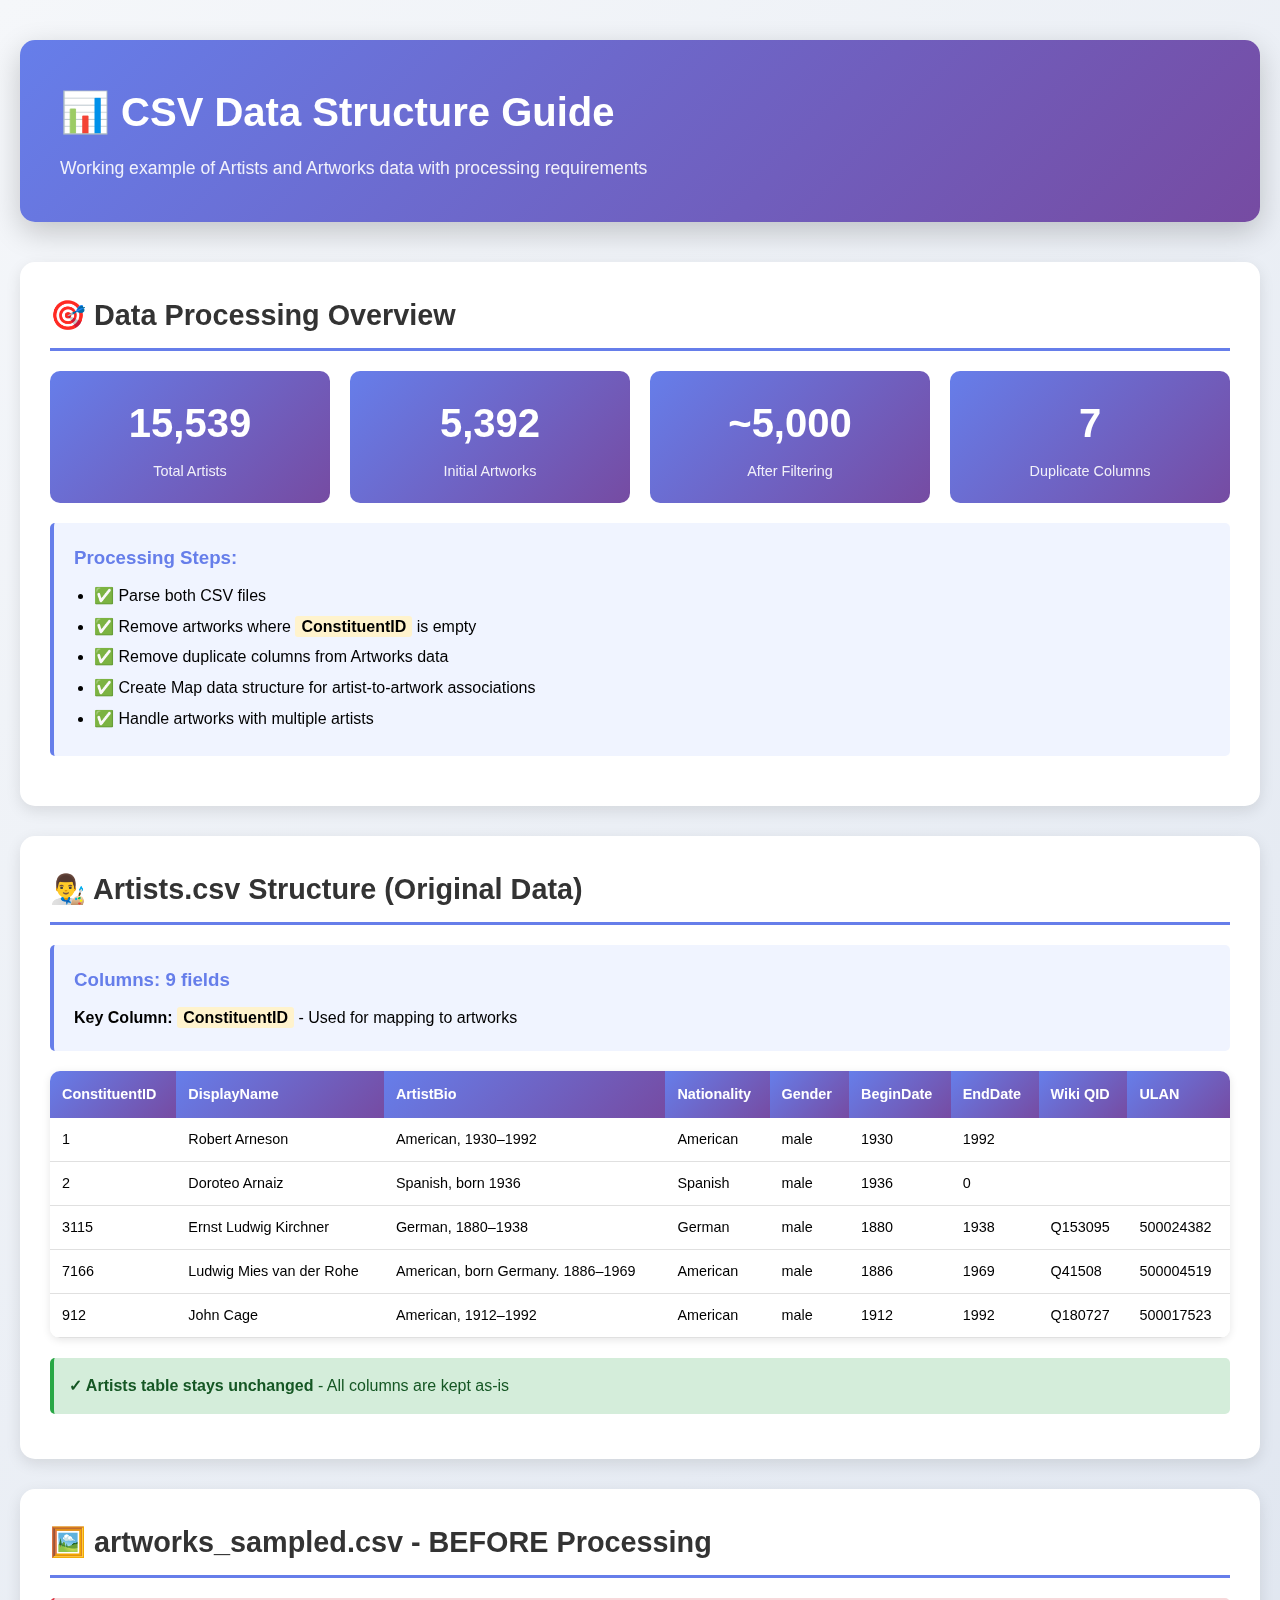
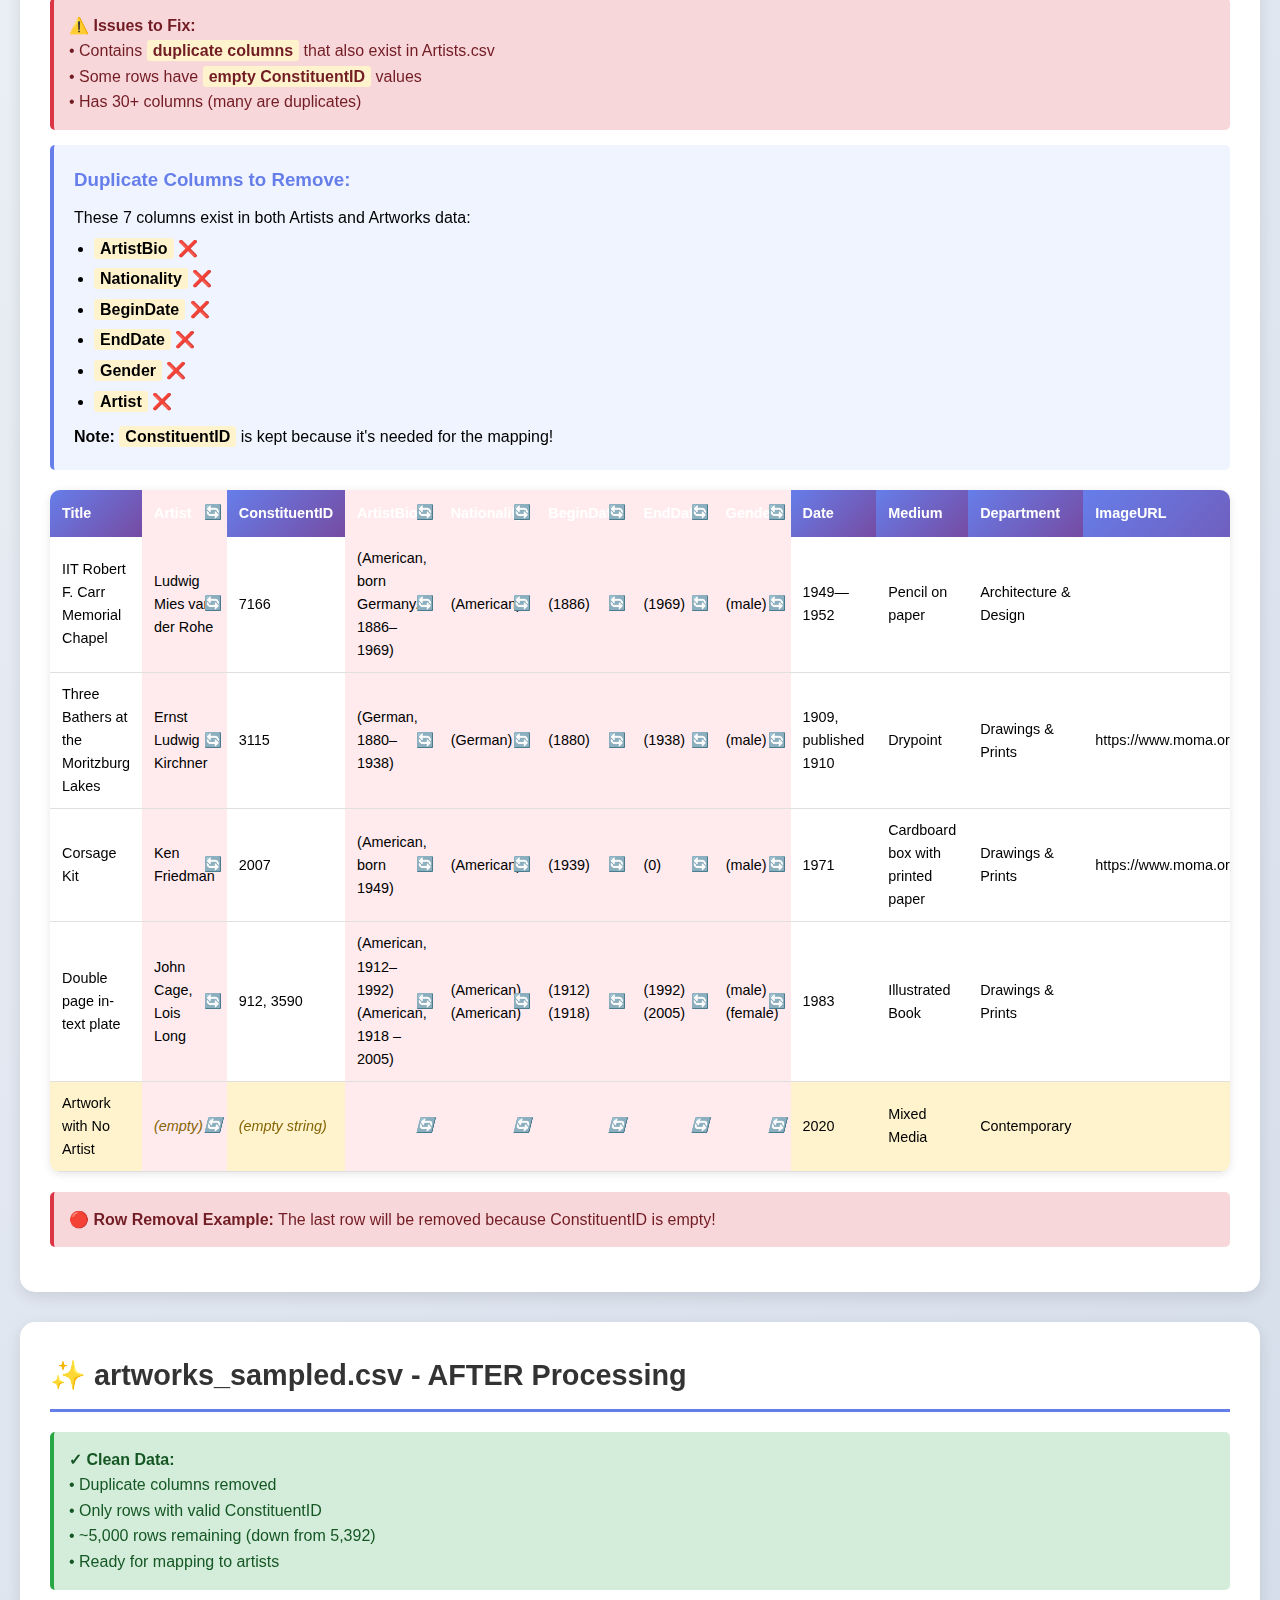
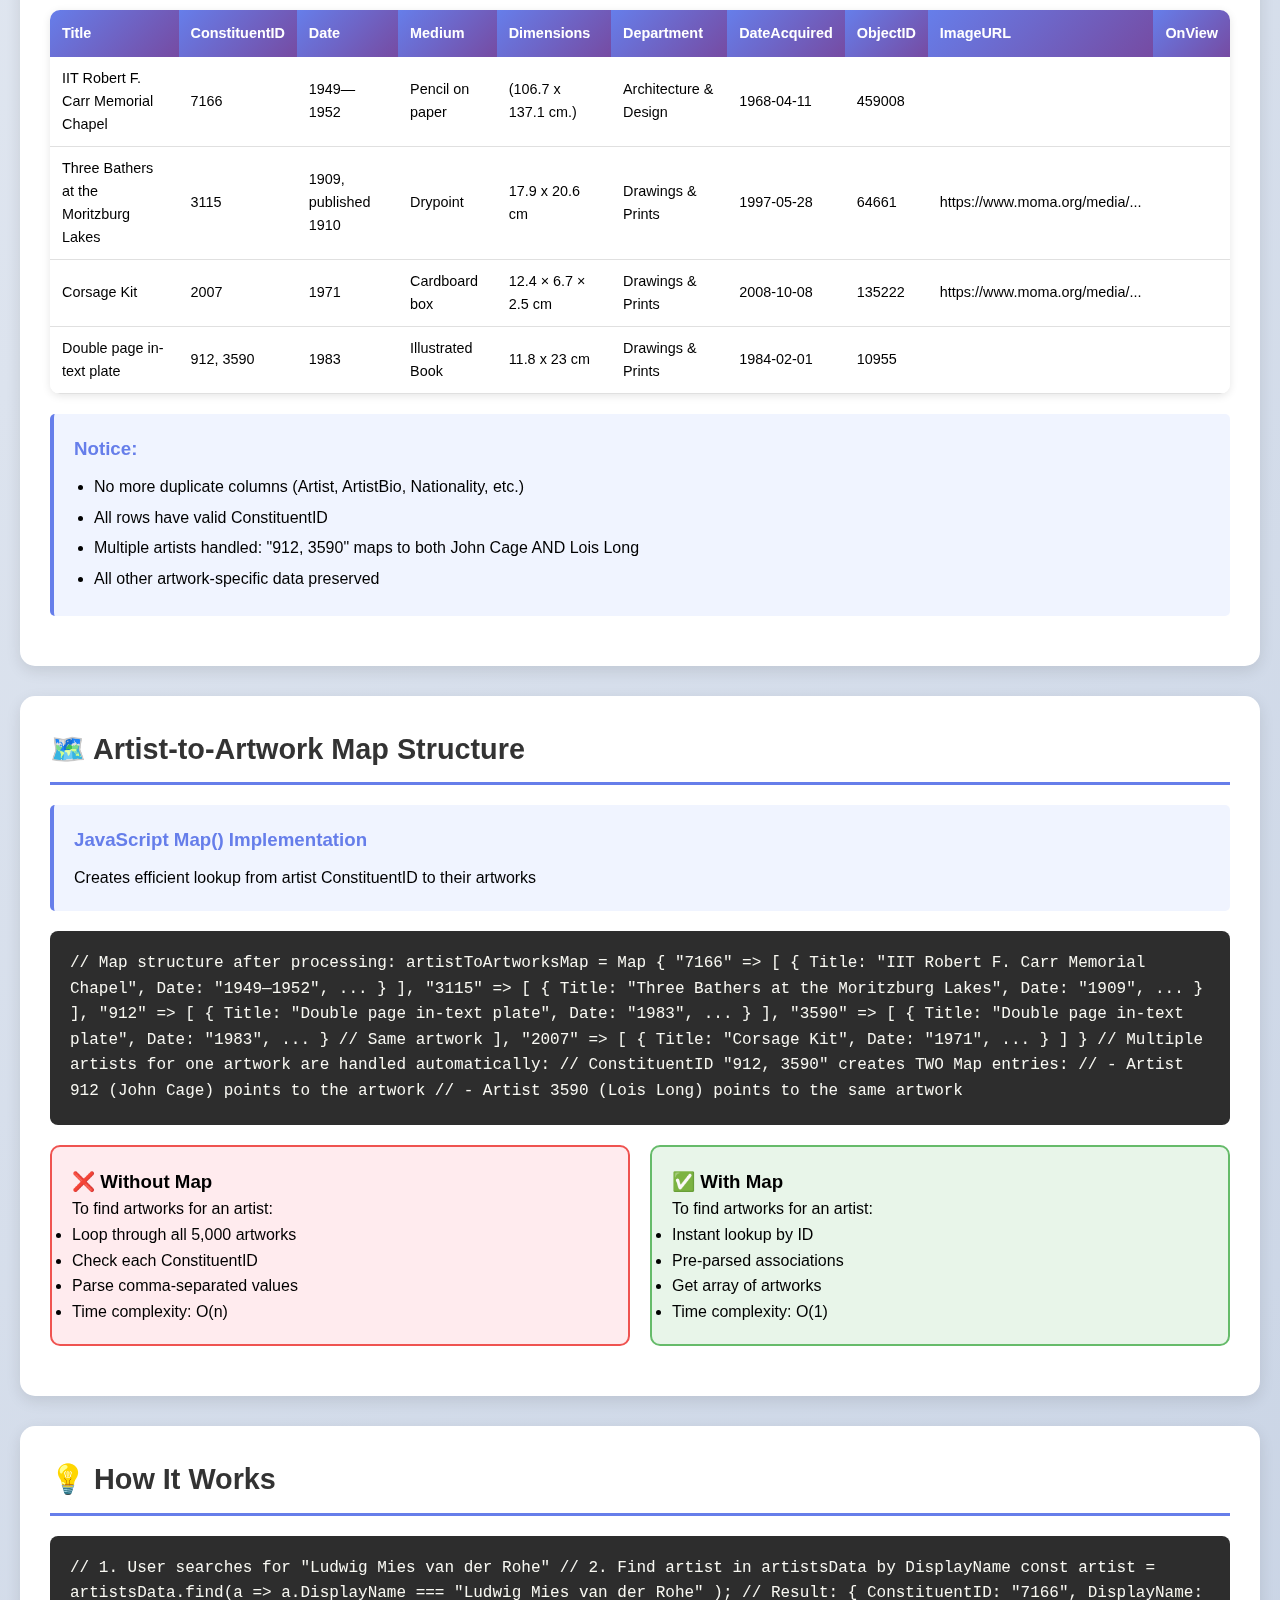
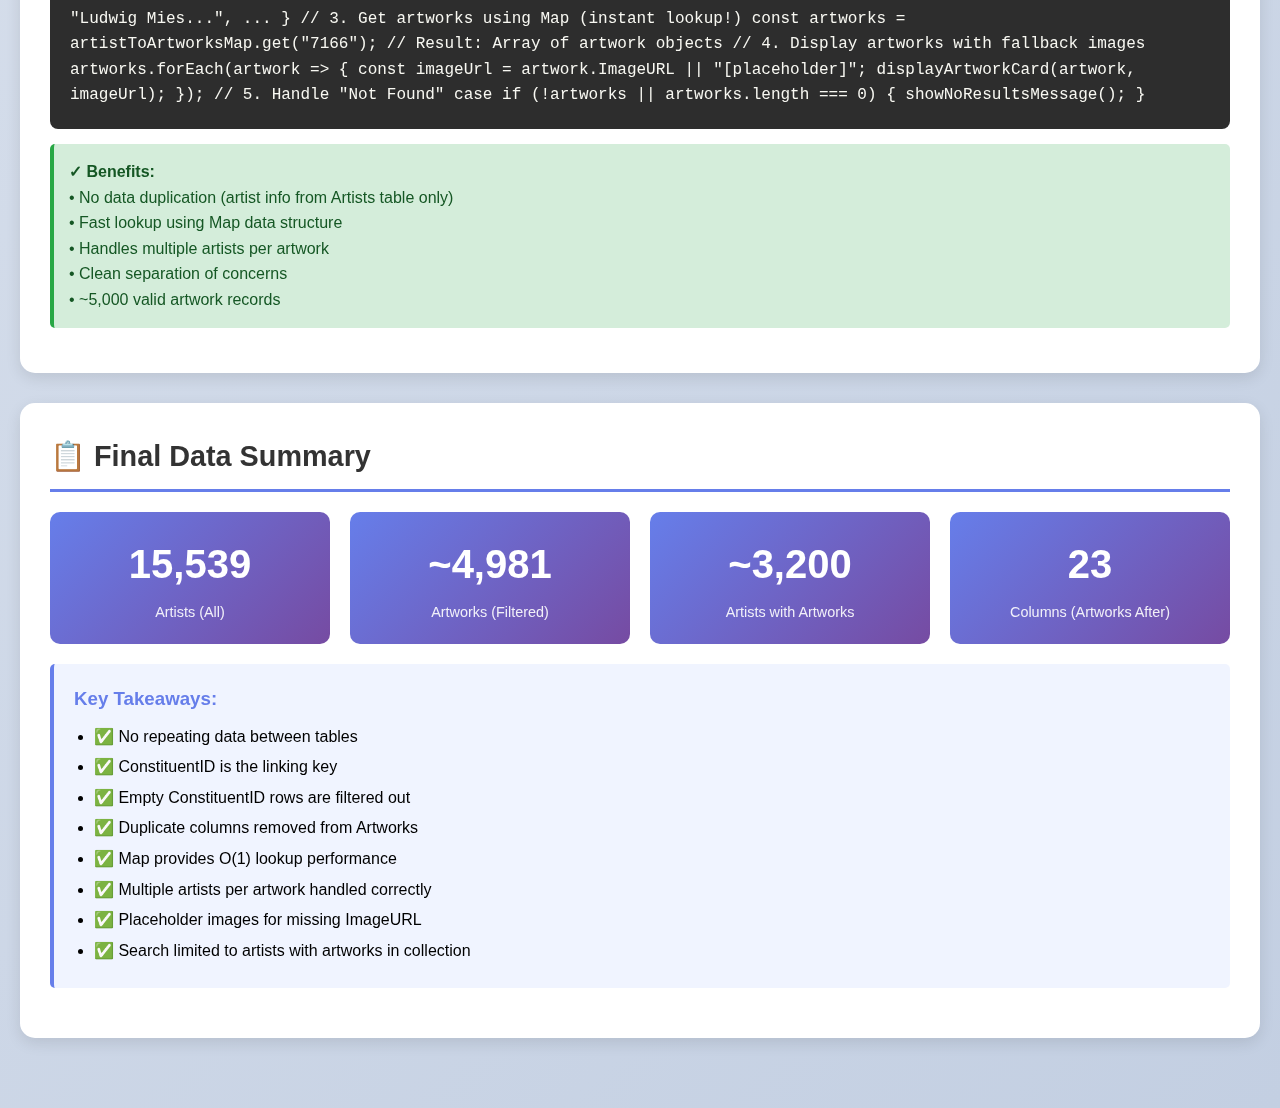
<file: data-example.html>
<!DOCTYPE html>
<html lang="en">
<head>
    <meta charset="UTF-8">
    <meta name="viewport" content="width=device-width, initial-scale=1.0">
    <title>Data Example - CSV Structure Guide</title>
    <style>
        * {
            margin: 0;
            padding: 0;
            box-sizing: border-box;
        }

        body {
            font-family: 'Segoe UI', Tahoma, Geneva, Verdana, sans-serif;
            background: linear-gradient(135deg, #f5f7fa 0%, #c3cfe2 100%);
            padding: 40px 20px;
            line-height: 1.6;
        }

        .container {
            max-width: 1600px;
            margin: 0 auto;
        }

        .header {
            background: linear-gradient(135deg, #667eea 0%, #764ba2 100%);
            color: white;
            padding: 40px;
            border-radius: 15px;
            margin-bottom: 40px;
            box-shadow: 0 10px 30px rgba(0,0,0,0.2);
        }

        .header h1 {
            font-size: 2.5rem;
            margin-bottom: 10px;
        }

        .header p {
            font-size: 1.1rem;
            opacity: 0.9;
        }

        .section {
            background: white;
            border-radius: 15px;
            padding: 30px;
            margin-bottom: 30px;
            box-shadow: 0 5px 15px rgba(0,0,0,0.1);
        }

        .section-title {
            font-size: 1.8rem;
            color: #333;
            margin-bottom: 20px;
            padding-bottom: 10px;
            border-bottom: 3px solid #667eea;
        }

        .info-box {
            background: #f0f4ff;
            border-left: 4px solid #667eea;
            padding: 20px;
            margin-bottom: 20px;
            border-radius: 5px;
        }

        .info-box h3 {
            color: #667eea;
            margin-bottom: 10px;
        }

        .info-box ul {
            margin-left: 20px;
        }

        .info-box li {
            margin: 5px 0;
        }

        .highlight {
            background: #fff3cd;
            padding: 2px 6px;
            border-radius: 3px;
            font-weight: 600;
        }

        .warning {
            background: #f8d7da;
            border-left: 4px solid #dc3545;
            padding: 15px;
            margin: 15px 0;
            border-radius: 5px;
            color: #721c24;
        }

        .success {
            background: #d4edda;
            border-left: 4px solid #28a745;
            padding: 15px;
            margin: 15px 0;
            border-radius: 5px;
            color: #155724;
        }

        .table-wrapper {
            overflow-x: auto;
            margin: 20px 0;
            border-radius: 10px;
            box-shadow: 0 2px 8px rgba(0,0,0,0.1);
        }

        table {
            width: 100%;
            border-collapse: collapse;
            background: white;
            font-size: 0.9rem;
        }

        th {
            background: linear-gradient(135deg, #667eea 0%, #764ba2 100%);
            color: white;
            padding: 12px;
            text-align: left;
            font-weight: 600;
            white-space: nowrap;
        }

        td {
            padding: 10px 12px;
            border-bottom: 1px solid #e0e0e0;
        }

        tr:hover {
            background: #f8f9fa;
        }

        .duplicate-column {
            background: #ffebee !important;
            position: relative;
        }

        .duplicate-column::after {
            content: '🔄';
            position: absolute;
            right: 5px;
            top: 50%;
            transform: translateY(-50%);
        }

        .removed {
            text-decoration: line-through;
            opacity: 0.5;
        }

        .empty-cell {
            background: #fff3cd;
            font-style: italic;
            color: #856404;
        }

        .code-block {
            background: #2d2d2d;
            color: #f8f8f2;
            padding: 20px;
            border-radius: 8px;
            overflow-x: auto;
            margin: 15px 0;
            font-family: 'Courier New', monospace;
        }

        .stats {
            display: grid;
            grid-template-columns: repeat(auto-fit, minmax(200px, 1fr));
            gap: 20px;
            margin: 20px 0;
        }

        .stat-card {
            background: linear-gradient(135deg, #667eea 0%, #764ba2 100%);
            color: white;
            padding: 20px;
            border-radius: 10px;
            text-align: center;
        }

        .stat-number {
            font-size: 2.5rem;
            font-weight: bold;
            margin-bottom: 5px;
        }

        .stat-label {
            font-size: 0.9rem;
            opacity: 0.9;
        }

        .comparison {
            display: grid;
            grid-template-columns: 1fr 1fr;
            gap: 20px;
            margin: 20px 0;
        }

        .comparison-box {
            padding: 20px;
            border-radius: 10px;
        }

        .before {
            background: #ffebee;
            border: 2px solid #ef5350;
        }

        .after {
            background: #e8f5e9;
            border: 2px solid #66bb6a;
        }

        @media (max-width: 768px) {
            .comparison {
                grid-template-columns: 1fr;
            }
        }
    </style>
</head>
<body>
    <div class="container">
        <div class="header">
            <h1>📊 CSV Data Structure Guide</h1>
            <p>Working example of Artists and Artworks data with processing requirements</p>
        </div>

        <!-- Overview Section -->
        <div class="section">
            <h2 class="section-title">🎯 Data Processing Overview</h2>
            
            <div class="stats">
                <div class="stat-card">
                    <div class="stat-number">15,539</div>
                    <div class="stat-label">Total Artists</div>
                </div>
                <div class="stat-card">
                    <div class="stat-number">5,392</div>
                    <div class="stat-label">Initial Artworks</div>
                </div>
                <div class="stat-card">
                    <div class="stat-number">~5,000</div>
                    <div class="stat-label">After Filtering</div>
                </div>
                <div class="stat-card">
                    <div class="stat-number">7</div>
                    <div class="stat-label">Duplicate Columns</div>
                </div>
            </div>

            <div class="info-box">
                <h3>Processing Steps:</h3>
                <ul>
                    <li>✅ Parse both CSV files</li>
                    <li>✅ Remove artworks where <span class="highlight">ConstituentID</span> is empty</li>
                    <li>✅ Remove duplicate columns from Artworks data</li>
                    <li>✅ Create Map data structure for artist-to-artwork associations</li>
                    <li>✅ Handle artworks with multiple artists</li>
                </ul>
            </div>
        </div>

        <!-- Artists CSV Structure -->
        <div class="section">
            <h2 class="section-title">👨‍🎨 Artists.csv Structure (Original Data)</h2>
            
            <div class="info-box">
                <h3>Columns: 9 fields</h3>
                <p><strong>Key Column:</strong> <span class="highlight">ConstituentID</span> - Used for mapping to artworks</p>
            </div>

            <div class="table-wrapper">
                <table>
                    <thead>
                        <tr>
                            <th>ConstituentID</th>
                            <th>DisplayName</th>
                            <th>ArtistBio</th>
                            <th>Nationality</th>
                            <th>Gender</th>
                            <th>BeginDate</th>
                            <th>EndDate</th>
                            <th>Wiki QID</th>
                            <th>ULAN</th>
                        </tr>
                    </thead>
                    <tbody>
                        <tr>
                            <td>1</td>
                            <td>Robert Arneson</td>
                            <td>American, 1930–1992</td>
                            <td>American</td>
                            <td>male</td>
                            <td>1930</td>
                            <td>1992</td>
                            <td></td>
                            <td></td>
                        </tr>
                        <tr>
                            <td>2</td>
                            <td>Doroteo Arnaiz</td>
                            <td>Spanish, born 1936</td>
                            <td>Spanish</td>
                            <td>male</td>
                            <td>1936</td>
                            <td>0</td>
                            <td></td>
                            <td></td>
                        </tr>
                        <tr>
                            <td>3115</td>
                            <td>Ernst Ludwig Kirchner</td>
                            <td>German, 1880–1938</td>
                            <td>German</td>
                            <td>male</td>
                            <td>1880</td>
                            <td>1938</td>
                            <td>Q153095</td>
                            <td>500024382</td>
                        </tr>
                        <tr>
                            <td>7166</td>
                            <td>Ludwig Mies van der Rohe</td>
                            <td>American, born Germany. 1886–1969</td>
                            <td>American</td>
                            <td>male</td>
                            <td>1886</td>
                            <td>1969</td>
                            <td>Q41508</td>
                            <td>500004519</td>
                        </tr>
                        <tr>
                            <td>912</td>
                            <td>John Cage</td>
                            <td>American, 1912–1992</td>
                            <td>American</td>
                            <td>male</td>
                            <td>1912</td>
                            <td>1992</td>
                            <td>Q180727</td>
                            <td>500017523</td>
                        </tr>
                    </tbody>
                </table>
            </div>

            <div class="success">
                <strong>✓ Artists table stays unchanged</strong> - All columns are kept as-is
            </div>
        </div>

        <!-- Artworks BEFORE Processing -->
        <div class="section">
            <h2 class="section-title">🖼️ artworks_sampled.csv - BEFORE Processing</h2>
            
            <div class="warning">
                <strong>⚠️ Issues to Fix:</strong><br>
                • Contains <span class="highlight">duplicate columns</span> that also exist in Artists.csv<br>
                • Some rows have <span class="highlight">empty ConstituentID</span> values<br>
                • Has 30+ columns (many are duplicates)
            </div>

            <div class="info-box">
                <h3>Duplicate Columns to Remove:</h3>
                <p>These 7 columns exist in both Artists and Artworks data:</p>
                <ul>
                    <li><span class="highlight">ArtistBio</span> ❌</li>
                    <li><span class="highlight">Nationality</span> ❌</li>
                    <li><span class="highlight">BeginDate</span> ❌</li>
                    <li><span class="highlight">EndDate</span> ❌</li>
                    <li><span class="highlight">Gender</span> ❌</li>
                    <li><span class="highlight">Artist</span> ❌</li>
                </ul>
                <p style="margin-top: 10px;"><strong>Note:</strong> <span class="highlight">ConstituentID</span> is kept because it's needed for the mapping!</p>
            </div>

            <div class="table-wrapper">
                <table>
                    <thead>
                        <tr>
                            <th>Title</th>
                            <th class="duplicate-column">Artist</th>
                            <th>ConstituentID</th>
                            <th class="duplicate-column">ArtistBio</th>
                            <th class="duplicate-column">Nationality</th>
                            <th class="duplicate-column">BeginDate</th>
                            <th class="duplicate-column">EndDate</th>
                            <th class="duplicate-column">Gender</th>
                            <th>Date</th>
                            <th>Medium</th>
                            <th>Department</th>
                            <th>ImageURL</th>
                        </tr>
                    </thead>
                    <tbody>
                        <tr>
                            <td>IIT Robert F. Carr Memorial Chapel</td>
                            <td class="duplicate-column">Ludwig Mies van der Rohe</td>
                            <td>7166</td>
                            <td class="duplicate-column">(American, born Germany. 1886–1969)</td>
                            <td class="duplicate-column">(American)</td>
                            <td class="duplicate-column">(1886)</td>
                            <td class="duplicate-column">(1969)</td>
                            <td class="duplicate-column">(male)</td>
                            <td>1949—1952</td>
                            <td>Pencil on paper</td>
                            <td>Architecture & Design</td>
                            <td></td>
                        </tr>
                        <tr>
                            <td>Three Bathers at the Moritzburg Lakes</td>
                            <td class="duplicate-column">Ernst Ludwig Kirchner</td>
                            <td>3115</td>
                            <td class="duplicate-column">(German, 1880–1938)</td>
                            <td class="duplicate-column">(German)</td>
                            <td class="duplicate-column">(1880)</td>
                            <td class="duplicate-column">(1938)</td>
                            <td class="duplicate-column">(male)</td>
                            <td>1909, published 1910</td>
                            <td>Drypoint</td>
                            <td>Drawings & Prints</td>
                            <td>https://www.moma.org/media/W1siZi...</td>
                        </tr>
                        <tr>
                            <td>Corsage Kit</td>
                            <td class="duplicate-column">Ken Friedman</td>
                            <td>2007</td>
                            <td class="duplicate-column">(American, born 1949)</td>
                            <td class="duplicate-column">(American)</td>
                            <td class="duplicate-column">(1939)</td>
                            <td class="duplicate-column">(0)</td>
                            <td class="duplicate-column">(male)</td>
                            <td>1971</td>
                            <td>Cardboard box with printed paper</td>
                            <td>Drawings & Prints</td>
                            <td>https://www.moma.org/media/W1siZi...</td>
                        </tr>
                        <tr>
                            <td>Double page in-text plate</td>
                            <td class="duplicate-column">John Cage, Lois Long</td>
                            <td>912, 3590</td>
                            <td class="duplicate-column">(American, 1912–1992) (American, 1918 – 2005)</td>
                            <td class="duplicate-column">(American) (American)</td>
                            <td class="duplicate-column">(1912) (1918)</td>
                            <td class="duplicate-column">(1992) (2005)</td>
                            <td class="duplicate-column">(male) (female)</td>
                            <td>1983</td>
                            <td>Illustrated Book</td>
                            <td>Drawings & Prints</td>
                            <td></td>
                        </tr>
                        <tr style="background: #fff3cd;">
                            <td>Artwork with No Artist</td>
                            <td class="duplicate-column empty-cell">(empty)</td>
                            <td class="empty-cell">(empty string)</td>
                            <td class="duplicate-column empty-cell"></td>
                            <td class="duplicate-column empty-cell"></td>
                            <td class="duplicate-column empty-cell"></td>
                            <td class="duplicate-column empty-cell"></td>
                            <td class="duplicate-column empty-cell"></td>
                            <td>2020</td>
                            <td>Mixed Media</td>
                            <td>Contemporary</td>
                            <td></td>
                        </tr>
                    </tbody>
                </table>
            </div>

            <div class="warning">
                <strong>🔴 Row Removal Example:</strong> The last row will be removed because ConstituentID is empty!
            </div>
        </div>

        <!-- Artworks AFTER Processing -->
        <div class="section">
            <h2 class="section-title">✨ artworks_sampled.csv - AFTER Processing</h2>
            
            <div class="success">
                <strong>✓ Clean Data:</strong><br>
                • Duplicate columns removed<br>
                • Only rows with valid ConstituentID<br>
                • ~5,000 rows remaining (down from 5,392)<br>
                • Ready for mapping to artists
            </div>

            <div class="table-wrapper">
                <table>
                    <thead>
                        <tr>
                            <th>Title</th>
                            <th>ConstituentID</th>
                            <th>Date</th>
                            <th>Medium</th>
                            <th>Dimensions</th>
                            <th>Department</th>
                            <th>DateAcquired</th>
                            <th>ObjectID</th>
                            <th>ImageURL</th>
                            <th>OnView</th>
                        </tr>
                    </thead>
                    <tbody>
                        <tr>
                            <td>IIT Robert F. Carr Memorial Chapel</td>
                            <td>7166</td>
                            <td>1949—1952</td>
                            <td>Pencil on paper</td>
                            <td>(106.7 x 137.1 cm.)</td>
                            <td>Architecture & Design</td>
                            <td>1968-04-11</td>
                            <td>459008</td>
                            <td></td>
                            <td></td>
                        </tr>
                        <tr>
                            <td>Three Bathers at the Moritzburg Lakes</td>
                            <td>3115</td>
                            <td>1909, published 1910</td>
                            <td>Drypoint</td>
                            <td>17.9 x 20.6 cm</td>
                            <td>Drawings & Prints</td>
                            <td>1997-05-28</td>
                            <td>64661</td>
                            <td>https://www.moma.org/media/...</td>
                            <td></td>
                        </tr>
                        <tr>
                            <td>Corsage Kit</td>
                            <td>2007</td>
                            <td>1971</td>
                            <td>Cardboard box</td>
                            <td>12.4 × 6.7 × 2.5 cm</td>
                            <td>Drawings & Prints</td>
                            <td>2008-10-08</td>
                            <td>135222</td>
                            <td>https://www.moma.org/media/...</td>
                            <td></td>
                        </tr>
                        <tr>
                            <td>Double page in-text plate</td>
                            <td>912, 3590</td>
                            <td>1983</td>
                            <td>Illustrated Book</td>
                            <td>11.8 x 23 cm</td>
                            <td>Drawings & Prints</td>
                            <td>1984-02-01</td>
                            <td>10955</td>
                            <td></td>
                            <td></td>
                        </tr>
                    </tbody>
                </table>
            </div>

            <div class="info-box">
                <h3>Notice:</h3>
                <ul>
                    <li>No more duplicate columns (Artist, ArtistBio, Nationality, etc.)</li>
                    <li>All rows have valid ConstituentID</li>
                    <li>Multiple artists handled: "912, 3590" maps to both John Cage AND Lois Long</li>
                    <li>All other artwork-specific data preserved</li>
                </ul>
            </div>
        </div>

        <!-- Map Data Structure -->
        <div class="section">
            <h2 class="section-title">🗺️ Artist-to-Artwork Map Structure</h2>
            
            <div class="info-box">
                <h3>JavaScript Map() Implementation</h3>
                <p>Creates efficient lookup from artist ConstituentID to their artworks</p>
            </div>

            <div class="code-block">
// Map structure after processing:
artistToArtworksMap = Map {
  "7166" => [
    { Title: "IIT Robert F. Carr Memorial Chapel", Date: "1949—1952", ... }
  ],
  "3115" => [
    { Title: "Three Bathers at the Moritzburg Lakes", Date: "1909", ... }
  ],
  "912" => [
    { Title: "Double page in-text plate", Date: "1983", ... }
  ],
  "3590" => [
    { Title: "Double page in-text plate", Date: "1983", ... }  // Same artwork
  ],
  "2007" => [
    { Title: "Corsage Kit", Date: "1971", ... }
  ]
}

// Multiple artists for one artwork are handled automatically:
// ConstituentID "912, 3590" creates TWO Map entries:
// - Artist 912 (John Cage) points to the artwork
// - Artist 3590 (Lois Long) points to the same artwork
            </div>

            <div class="comparison">
                <div class="comparison-box before">
                    <h3>❌ Without Map</h3>
                    <p>To find artworks for an artist:</p>
                    <ul>
                        <li>Loop through all 5,000 artworks</li>
                        <li>Check each ConstituentID</li>
                        <li>Parse comma-separated values</li>
                        <li>Time complexity: O(n)</li>
                    </ul>
                </div>
                <div class="comparison-box after">
                    <h3>✅ With Map</h3>
                    <p>To find artworks for an artist:</p>
                    <ul>
                        <li>Instant lookup by ID</li>
                        <li>Pre-parsed associations</li>
                        <li>Get array of artworks</li>
                        <li>Time complexity: O(1)</li>
                    </ul>
                </div>
            </div>
        </div>

        <!-- Usage Example -->
        <div class="section">
            <h2 class="section-title">💡 How It Works</h2>
            
            <div class="code-block">
// 1. User searches for "Ludwig Mies van der Rohe"
// 2. Find artist in artistsData by DisplayName
const artist = artistsData.find(a => 
  a.DisplayName === "Ludwig Mies van der Rohe"
);
// Result: { ConstituentID: "7166", DisplayName: "Ludwig Mies...", ... }

// 3. Get artworks using Map (instant lookup!)
const artworks = artistToArtworksMap.get("7166");
// Result: Array of artwork objects

// 4. Display artworks with fallback images
artworks.forEach(artwork => {
  const imageUrl = artwork.ImageURL || "[placeholder]";
  displayArtworkCard(artwork, imageUrl);
});

// 5. Handle "Not Found" case
if (!artworks || artworks.length === 0) {
  showNoResultsMessage();
}
            </div>

            <div class="success">
                <strong>✓ Benefits:</strong><br>
                • No data duplication (artist info from Artists table only)<br>
                • Fast lookup using Map data structure<br>
                • Handles multiple artists per artwork<br>
                • Clean separation of concerns<br>
                • ~5,000 valid artwork records
            </div>
        </div>

        <!-- Data Summary -->
        <div class="section">
            <h2 class="section-title">📋 Final Data Summary</h2>
            
            <div class="stats">
                <div class="stat-card">
                    <div class="stat-number">15,539</div>
                    <div class="stat-label">Artists (All)</div>
                </div>
                <div class="stat-card">
                    <div class="stat-number">~4,981</div>
                    <div class="stat-label">Artworks (Filtered)</div>
                </div>
                <div class="stat-card">
                    <div class="stat-number">~3,200</div>
                    <div class="stat-label">Artists with Artworks</div>
                </div>
                <div class="stat-card">
                    <div class="stat-number">23</div>
                    <div class="stat-label">Columns (Artworks After)</div>
                </div>
            </div>

            <div class="info-box">
                <h3>Key Takeaways:</h3>
                <ul>
                    <li>✅ No repeating data between tables</li>
                    <li>✅ ConstituentID is the linking key</li>
                    <li>✅ Empty ConstituentID rows are filtered out</li>
                    <li>✅ Duplicate columns removed from Artworks</li>
                    <li>✅ Map provides O(1) lookup performance</li>
                    <li>✅ Multiple artists per artwork handled correctly</li>
                    <li>✅ Placeholder images for missing ImageURL</li>
                    <li>✅ Search limited to artists with artworks in collection</li>
                </ul>
            </div>
        </div>
    </div>
</body>
</html>
</file>
